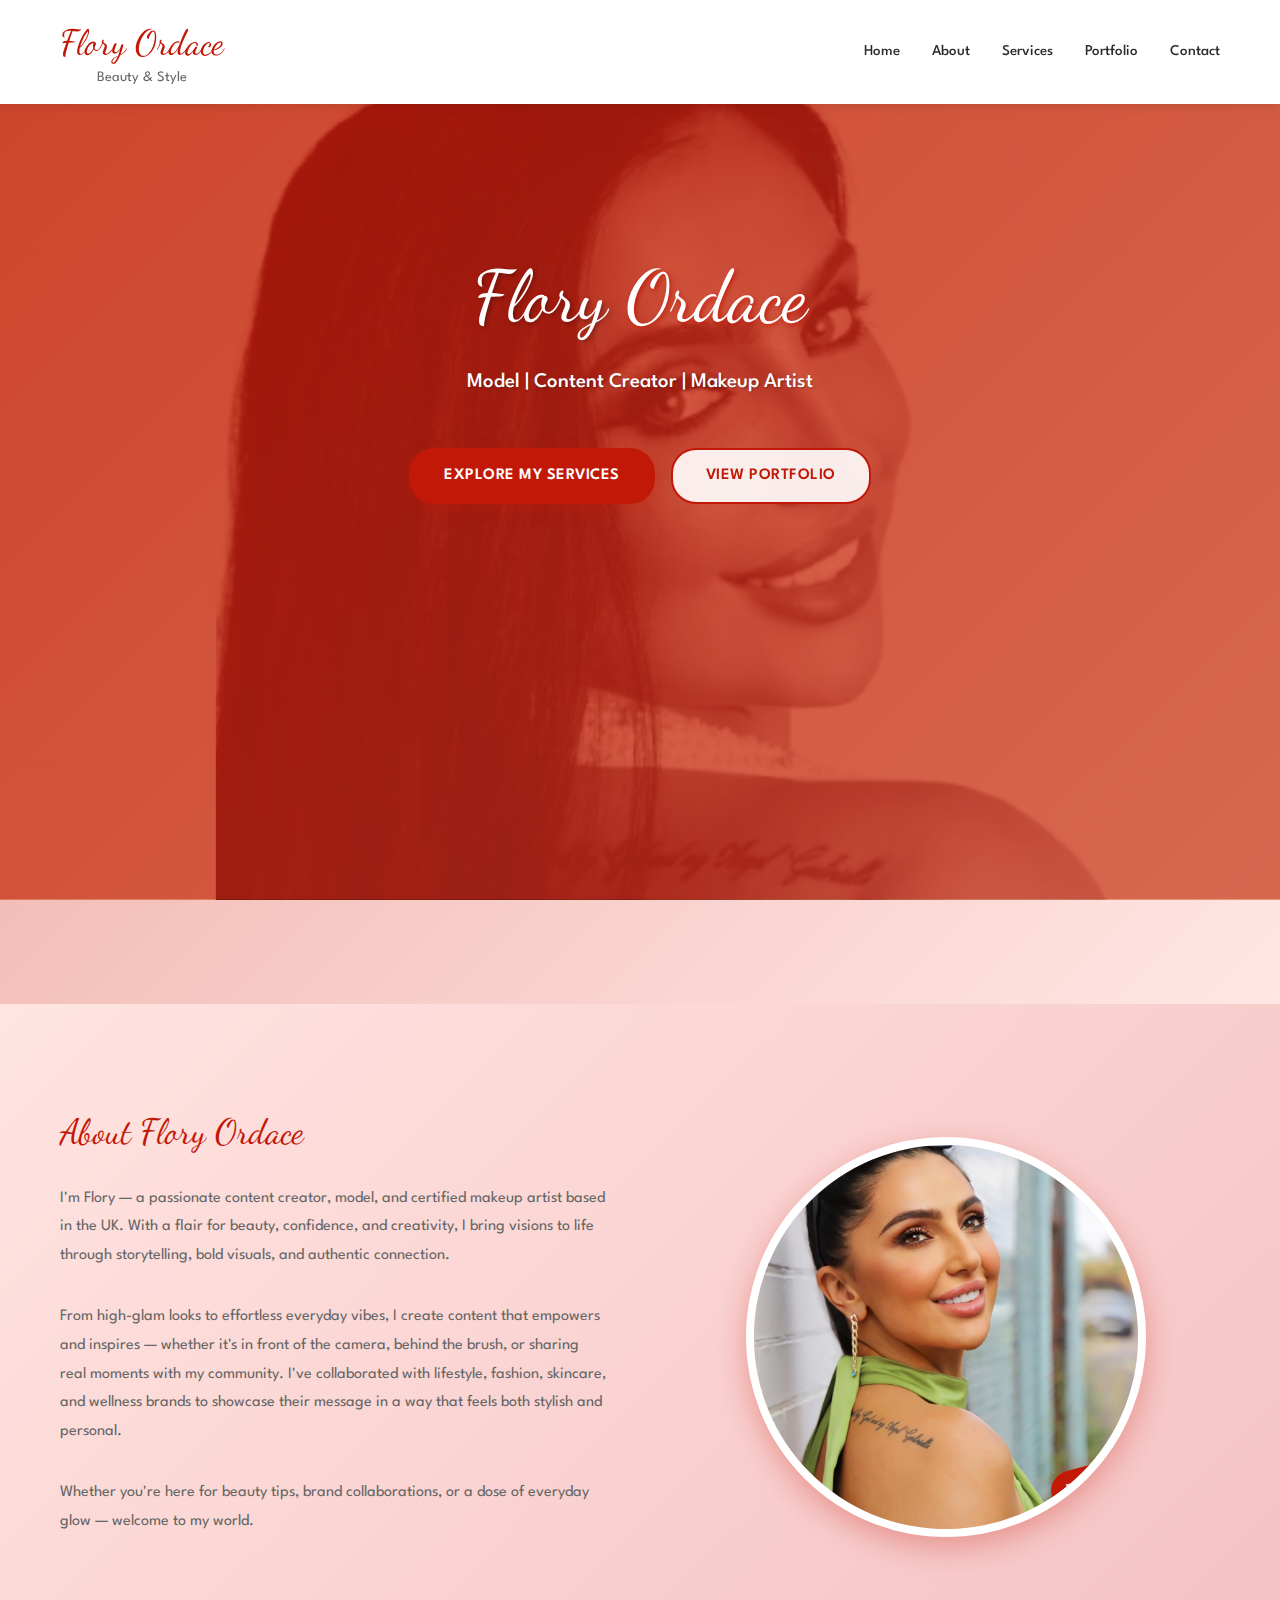
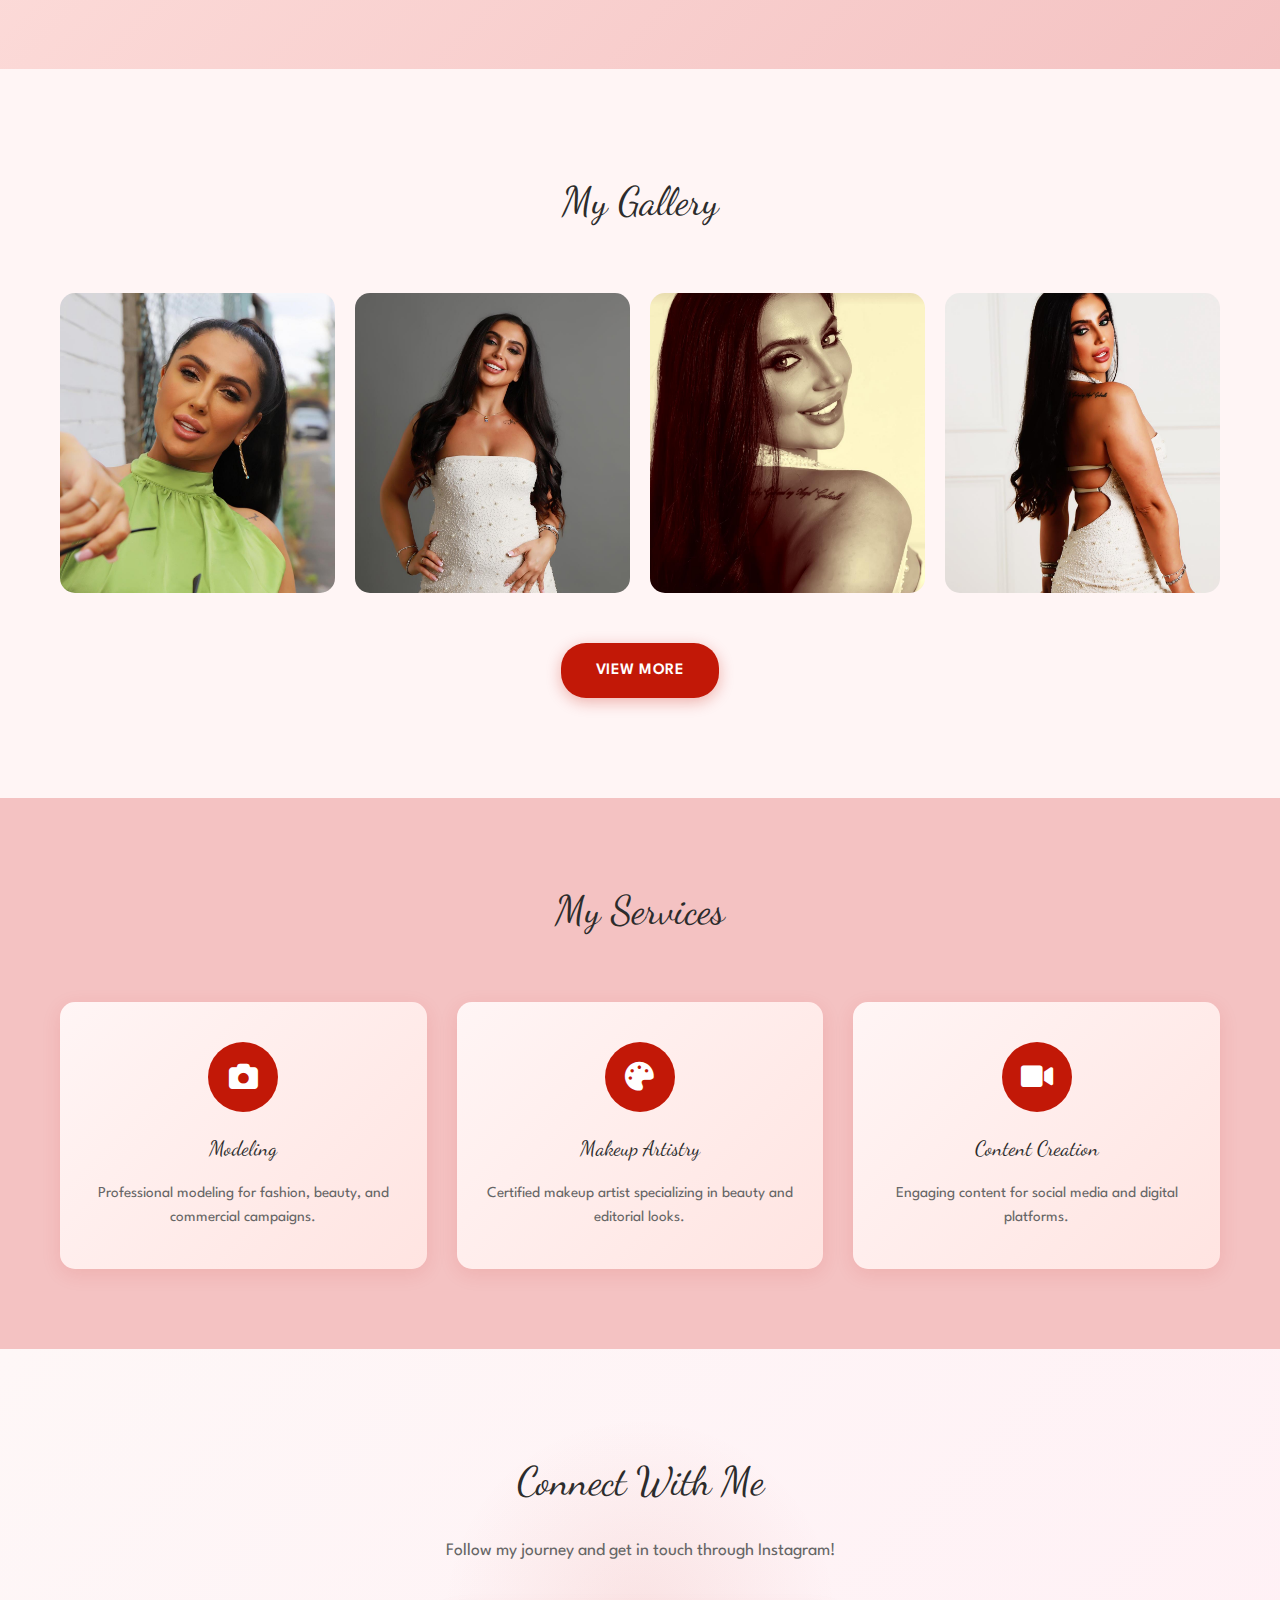
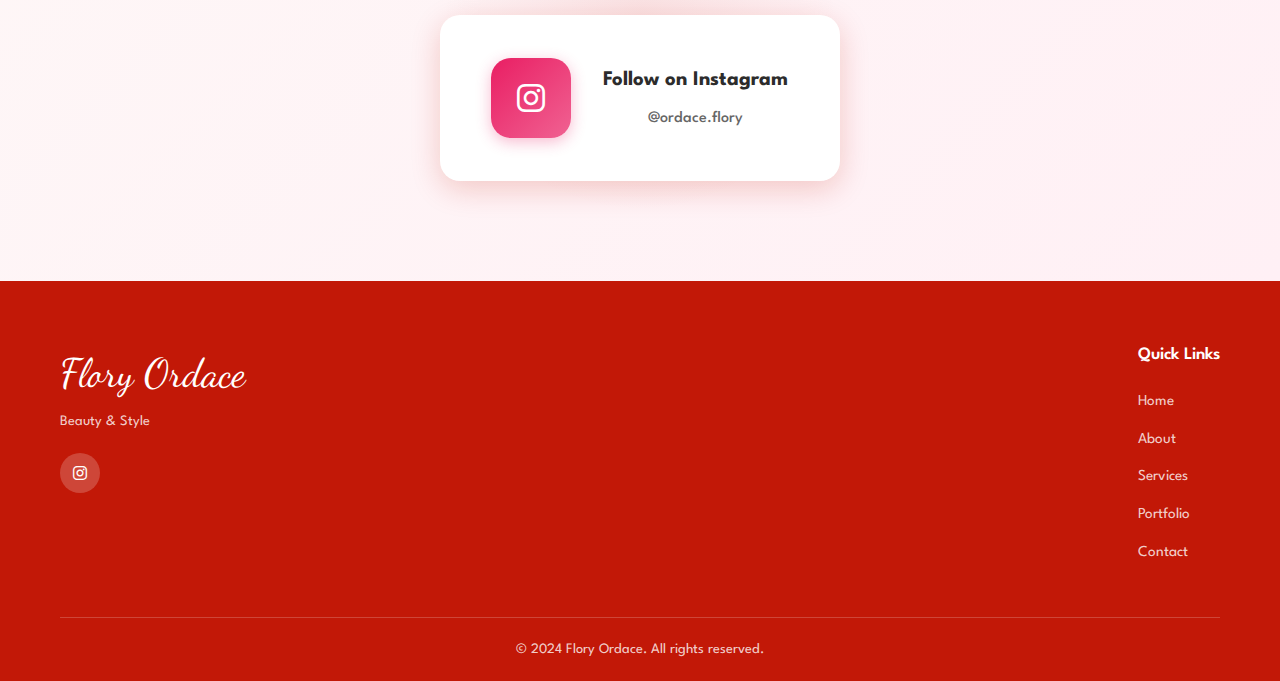
<file: index.html>
<!DOCTYPE html>
<html lang="en">
<head>
    <meta charset="UTF-8">
    <meta name="viewport" content="width=device-width, initial-scale=1.0">
    <title>Flory Ordace - Model | Content Creator | Makeup Artist</title>
    <link rel="stylesheet" href="styles.css">
    <link href="https://fonts.googleapis.com/css2?family=League+Spartan:wght@400&family=Dancing+Script:wght@400;500;600;700&display=swap" rel="stylesheet">
    <link rel="stylesheet" href="https://cdnjs.cloudflare.com/ajax/libs/font-awesome/6.0.0/css/all.min.css">
</head>
<body>

    <!-- Navigation -->
    <nav class="navbar">
        <div class="container">
            <div class="nav-content">
                <div class="logo">
                    <h1> Flory Ordace</h1>
                    <span>Beauty & Style</span>
                </div>
                <ul class="nav-menu">
                    <li><a href="#home">Home</a></li>
                    <li><a href="#about">About</a></li>
                    <li><a href="#services">Services</a></li>
                    <li><a href="portfolio.html">Portfolio</a></li>
                    <li><a href="#contact">Contact</a></li>
                </ul>
                <div class="hamburger">
                    <span></span>
                    <span></span>
                    <span></span>
                </div>
            </div>
        </div>
    </nav>

    <!-- Hero Section -->
    <section id="home" class="hero">
        <div class="container">
            <div class="hero-content">
                <div class="hero-text">
                    <h1>Flory <span class="highlight">Ordace</span></h1>
                    <p>Model | Content Creator | Makeup Artist</p>
                    <div class="hero-buttons">
                        <a href="#services" class="btn btn-primary">Explore my Services</a>
                        <a href="portfolio.html" class="btn btn-secondary">View Portfolio</a>
                    </div>
                </div>
               
            </div>
        </div>
    </section>

    <!-- About Section -->
    <section id="about" class="about">
        <div class="container">
            <div class="about-content">
                <div class="about-text">
                    <h2>About Flory Ordace</h2>
                    <p>I'm Flory — a passionate content creator, model, and certified makeup artist based in the UK. With a flair for beauty, confidence, and creativity, I bring visions to life through storytelling, bold visuals, and authentic connection.</p>
                    <p>From high-glam looks to effortless everyday vibes, I create content that empowers and inspires — whether it's in front of the camera, behind the brush, or sharing real moments with my community. I've collaborated with lifestyle, fashion, skincare, and wellness brands to showcase their message in a way that feels both stylish and personal.</p>
                    <p>Whether you're here for beauty tips, brand collaborations, or a dose of everyday glow — welcome to my world.</p>
                </div>
                <div class="about-image">
                    <div class="image-circle">
                        <img src="images/6.jpg" alt="About Us">
                        <div class="circle-text">Best!</div>
                    </div>
                </div>
            </div>
        </div>
    </section>



    <!-- Collections Section -->
    <section class="collections">
        <div class="container">
            <div class="section-header">
                <h2>My Gallery</h2>
            </div>
            <div class="collections-grid">
                <div class="collection-card" onclick="openModal('images/7.jpg')">
                    <div class="collection-image">
                        <img src="images/7.jpg" alt="New collection">
                    </div>
                </div>
                <div class="collection-card" onclick="openModal('images/8.jpg')">
                    <div class="collection-image">
                        <img src="images/8.jpg" alt="Best sellers">
                    </div>
                </div>
                <div class="collection-card" onclick="openModal('images/9.jpg')">
                    <div class="collection-image">
                        <img src="images/9.jpg" alt="Essentials">
                    </div>
                </div>
                <div class="collection-card" onclick="openModal('images/10.jpg')">
                    <div class="collection-image">
                        <img src="images/10.jpg" alt="Gifts">
                    </div>
                </div>
            </div>
            <div class="collections-cta">
                <a href="portfolio.html" class="btn btn-primary">View More</a>
            </div>
        </div>
    </section>

    <!-- Services Section -->
    <section id="services" class="services">
        <div class="container">
            <div class="section-header">
                <h2>My Services</h2>
            </div>
            <div class="services-grid">
                <div class="service-card">
                    <div class="service-icon">
                        <i class="fas fa-camera"></i>
                    </div>
                    <h3>Modeling</h3>
                    <p>Professional modeling for fashion, beauty, and commercial campaigns.</p>
                </div>
                <div class="service-card">
                    <div class="service-icon">
                        <i class="fas fa-palette"></i>
                    </div>
                    <h3>Makeup Artistry</h3>
                    <p>Certified makeup artist specializing in beauty and editorial looks.</p>
                </div>
                <div class="service-card">
                    <div class="service-icon">
                        <i class="fas fa-video"></i>
                    </div>
                    <h3>Content Creation</h3>
                    <p>Engaging content for social media and digital platforms.</p>
                </div>
            </div>
        </div>
    </section>



    <!-- Contact Section -->
    <section id="contact" class="contact">
        <div class="container">
            <div class="contact-content">
                <div class="contact-info">
                    <h3>Connect With Me</h3>
                    <p>Follow my journey and get in touch through Instagram!</p>
                    
                    <div class="social-cards">
                        <a href="https://www.instagram.com/ordace.flory?utm_source=ig_web_button_share_sheet&igsh=ZDNlZDc0MzIxNw==" class="social-card" target="_blank">
                            <div class="social-icon">
                                <i class="fab fa-instagram"></i>
                            </div>
                            <div class="social-info">
                                <h4>Follow on Instagram</h4>
                                <p>@ordace.flory</p>
                            </div>
                        </a>
                    </div>
                </div>
            </div>
        </div>
    </section>

    <!-- Image Modal -->
    <div id="imageModal" class="modal">
        <span class="close" onclick="closeModal()">&times;</span>
        <div class="modal-content" id="modalImage"></div>
    </div>

    <!-- Footer -->
    <footer class="footer">
        <div class="container">
            <div class="footer-content">
                <div class="footer-main">
                    <div class="footer-logo">
                        <h2>Flory Ordace</h2>
                        <p>Beauty & Style</p>
                    </div>
                    <div class="footer-social">
                        <a href="https://www.instagram.com/ordace.flory?utm_source=ig_web_button_share_sheet&igsh=ZDNlZDc0MzIxNw== " aria-label="Instagram"><i class="fab fa-instagram"></i></a>
                    </div>
                </div>
                <div class="footer-links">
                    <div class="footer-column">
                        <h4>Quick Links</h4>
                        <ul>
                            <li><a href="#home">Home</a></li>
                            <li><a href="#about">About</a></li>
                            <li><a href="#services">Services</a></li>
                            <li><a href="portfolio.html">Portfolio</a></li>
                            <li><a href="#contact">Contact</a></li>
                        </ul>
                    </div>
                </div>
            </div>
            <div class="footer-bottom">
                <p>&copy; 2024 Flory Ordace. All rights reserved.</p>
            </div>
        </div>
    </footer>

    <script src="script.js"></script>
</body>
</html>
</file>
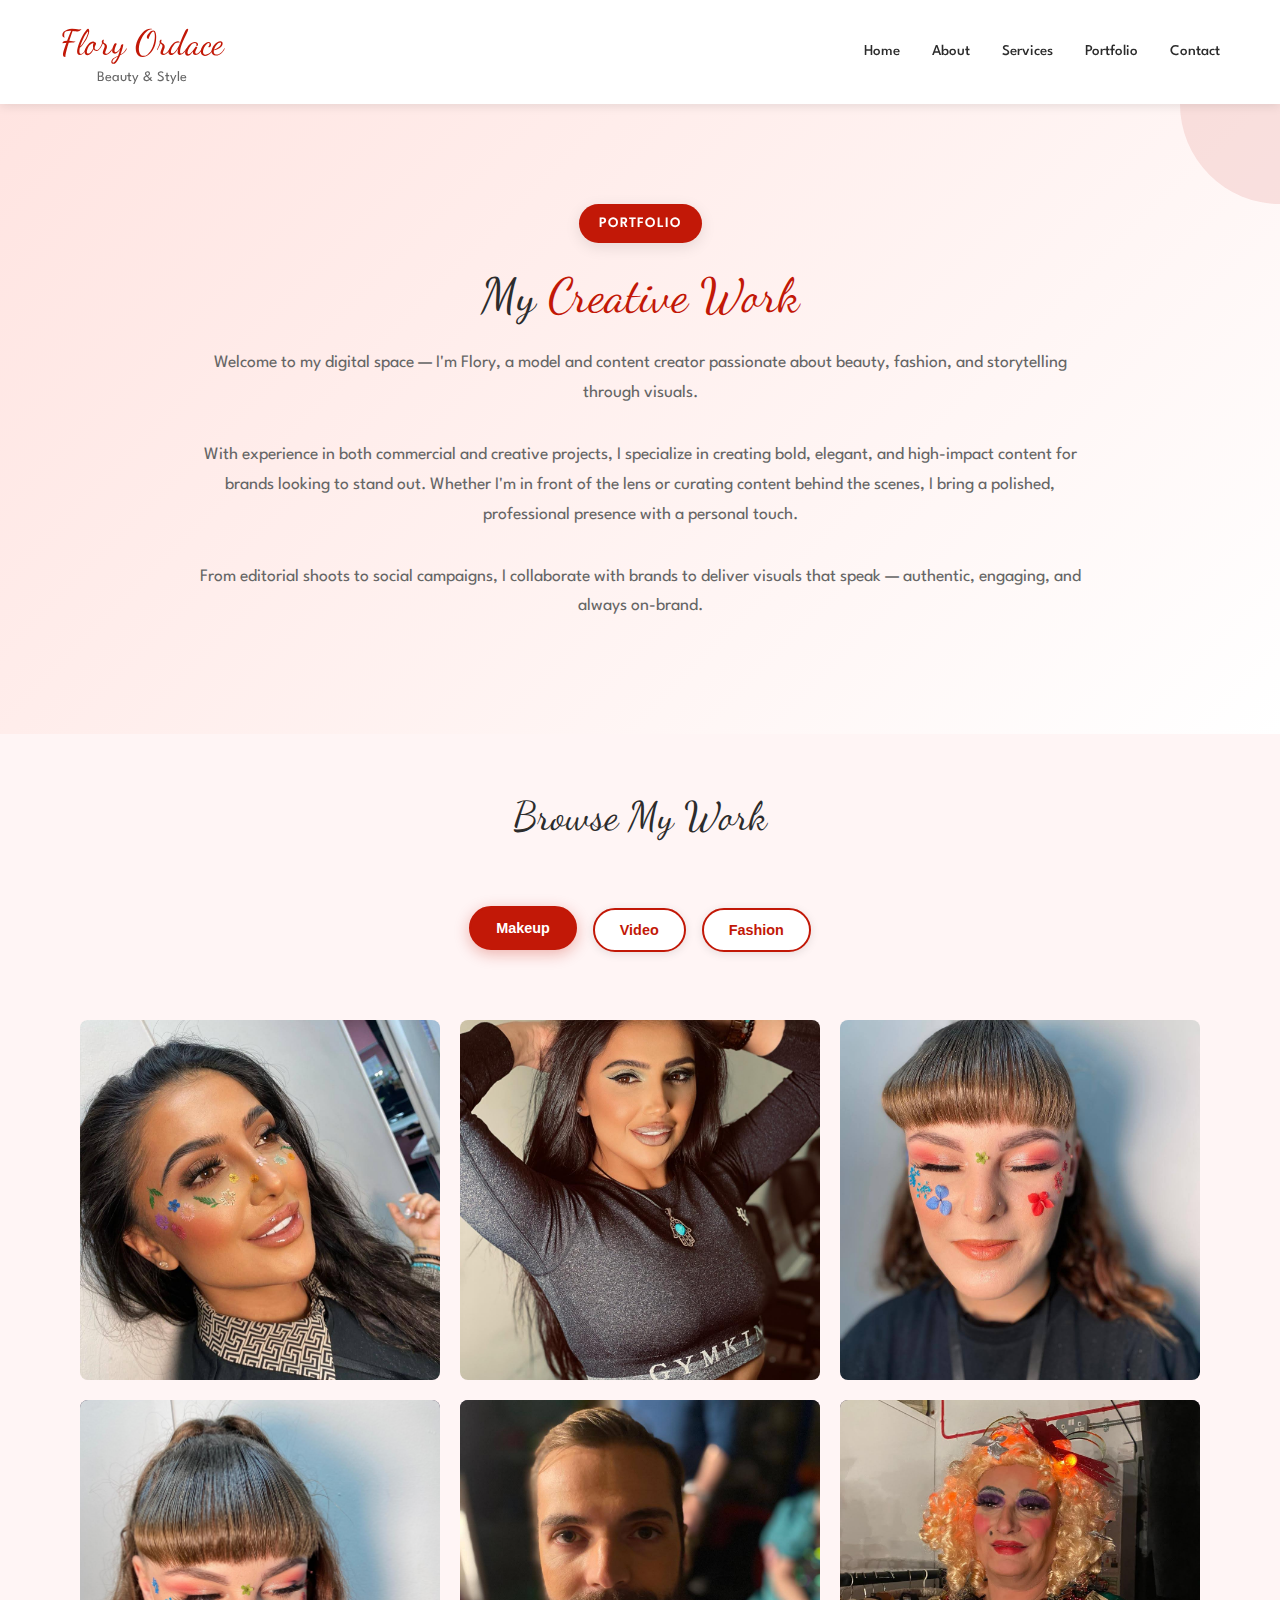
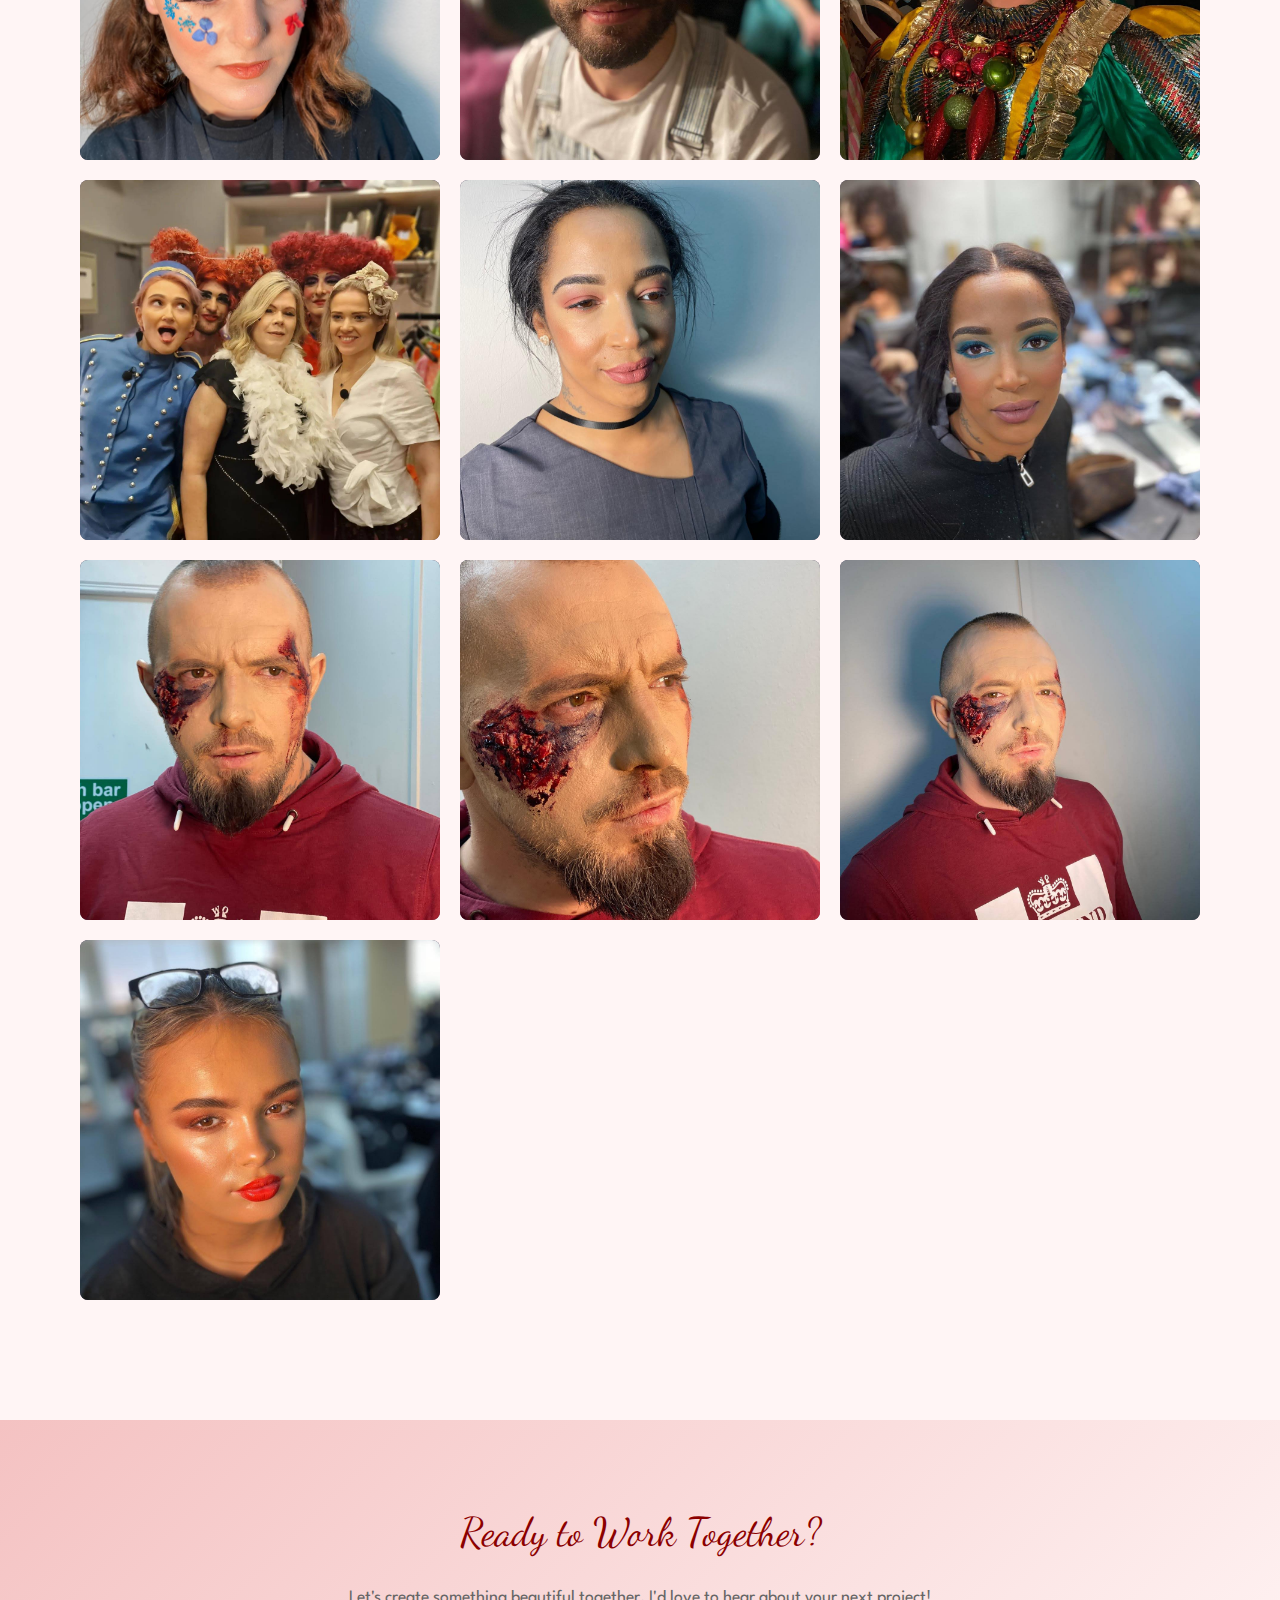
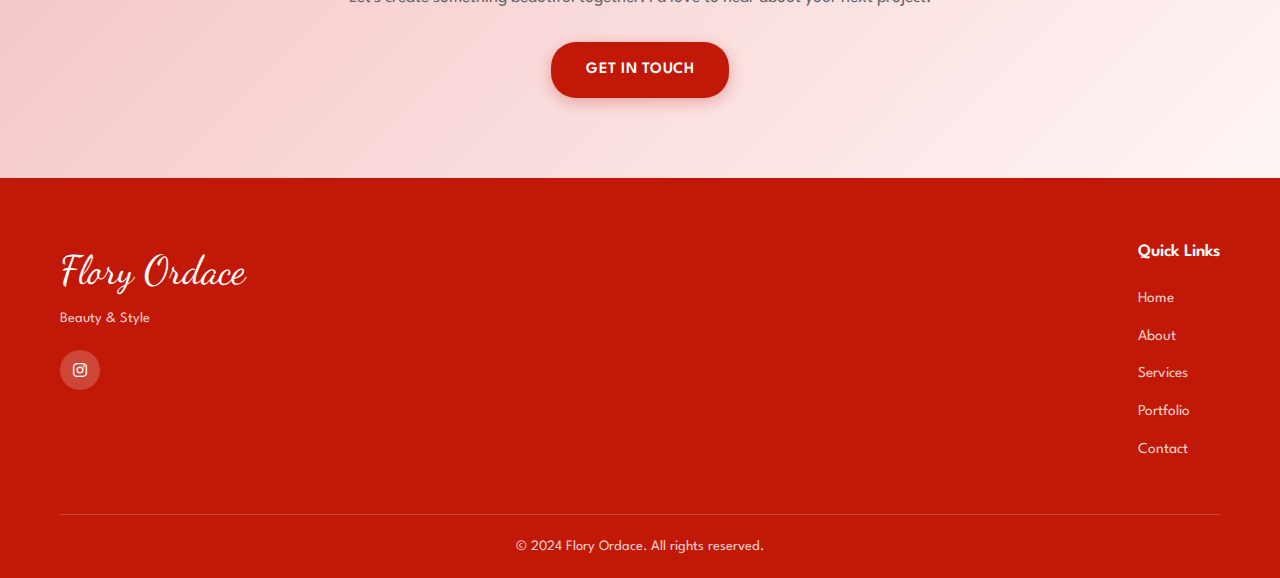
<file: portfolio.html>
<!DOCTYPE html>
<html lang="en">
<head>
    <meta charset="UTF-8">
    <meta name="viewport" content="width=device-width, initial-scale=1.0">
    <title>Portfolio - Flory Ordace</title>
    <link rel="stylesheet" href="styles.css">
    <link href="https://fonts.googleapis.com/css2?family=League+Spartan:wght@400&family=Dancing+Script:wght@400;500;600;700&display=swap" rel="stylesheet">
    <link rel="stylesheet" href="https://cdnjs.cloudflare.com/ajax/libs/font-awesome/6.0.0/css/all.min.css">
</head>
<body>
    <!-- Navigation -->
    <nav class="navbar">
        <div class="container">
            <div class="nav-content">
                <div class="logo">
                    <h1><a href="index.html" style="text-decoration: none; color: inherit;">Flory Ordace</a></h1>
                    <span>Beauty & Style</span>
                </div>
                <ul class="nav-menu">
                    <li><a href="index.html">Home</a></li>
                    <li><a href="index.html#about">About</a></li>
                    <li><a href="index.html#services">Services</a></li>
                    <li><a href="portfolio.html" class="active">Portfolio</a></li>
                    <li><a href="index.html#contact">Contact</a></li>
                </ul>
                <div class="hamburger">
                    <span></span>
                    <span></span>
                    <span></span>
                </div>
            </div>
        </div>
    </nav>

    <!-- Portfolio Hero Section -->
    <section class="portfolio-hero">
        <div class="container">
            <div class="portfolio-hero-content">
                <div class="hero-badge">Portfolio</div>
                <h1>My <span class="highlight">Creative Work</span></h1>
                <p>Welcome to my digital space — I'm Flory, a model and content creator passionate about beauty, fashion, and storytelling through visuals.</p>
                <p>With experience in both commercial and creative projects, I specialize in creating bold, elegant, and high-impact content for brands looking to stand out. Whether I'm in front of the lens or curating content behind the scenes, I bring a polished, professional presence with a personal touch.</p>
                <p>From editorial shoots to social campaigns, I collaborate with brands to deliver visuals that speak — authentic, engaging, and always on-brand.</p>
            </div>
        </div>
    </section>

    <!-- Portfolio Section -->
    <section class="portfolio portfolio-page">
        <div class="container">
            <div class="section-header">
                <h2>Browse My Work</h2>
            </div>
            
            <!-- Portfolio Tabs -->
            <div class="portfolio-tabs">
                <button class="tab-btn active" data-tab="makeup">Makeup</button>
                <button class="tab-btn" data-tab="video">Video</button>
                <button class="tab-btn" data-tab="fashion">Fashion</button>
            </div>
            
            <!-- Makeup Tab Content -->
            <div class="tab-content active" id="makeup">
                <div class="masonry-grid">
                    <div class="portfolio-item" onclick="openModal('images/M0.jpg')" data-size="large">
                        <img src="images/M0.jpg" alt="Portrait - Professional makeup look">
                    </div>
                    <div class="portfolio-item" onclick="openModal('images/M1.jpg')" data-size="medium">
                        <img src="images/M1.jpg" alt="Portrait - Beauty makeup artistry">
                    </div>
                    <div class="portfolio-item" onclick="openModal('images/M2.jpg')" data-size="small">
                        <img src="images/M2.jpg" alt="Portrait - Creative makeup design">
                    </div>
                    <div class="portfolio-item" onclick="openModal('images/M3.jpg')" data-size="xlarge">
                        <img src="images/M3.jpg" alt="Portrait - Glamour makeup shot">
                    </div>
                    <div class="portfolio-item" onclick="openModal('images/M4.jpg')" data-size="large">
                        <img src="images/M4.jpg" alt="Portrait - Artistic makeup styling">
                    </div>
                    <div class="portfolio-item" onclick="openModal('images/M5.jpg')" data-size="small">
                        <img src="images/M5.jpg" alt="Portrait - Professional beauty work">
                    </div>
                    <div class="portfolio-item" onclick="openModal('images/M6.jpg')" data-size="medium">
                        <img src="images/M6.jpg" alt="Portrait - Editorial makeup look">
                    </div>
                    <div class="portfolio-item" onclick="openModal('images/M7.jpg')" data-size="large">
                        <img src="images/M7.jpg" alt="Portrait - Creative beauty photography">
                    </div>
                    <div class="portfolio-item" onclick="openModal('images/M8.jpg')" data-size="xlarge">
                        <img src="images/M8.jpg" alt="Portrait - High fashion makeup">
                    </div>
                    <div class="portfolio-item" onclick="openModal('images/M9.jpg')" data-size="medium">
                        <img src="images/M9.jpg" alt="Portrait - Natural makeup styling">
                    </div>
                    <div class="portfolio-item" onclick="openModal('images/M10.jpg')" data-size="small">
                        <img src="images/M10.jpg" alt="Portrait - Dramatic makeup artistry">
                    </div>
                    <div class="portfolio-item" onclick="openModal('images/M11.jpg')" data-size="large">
                        <img src="images/M11.jpg" alt="Portrait - Beauty portrait work">
                    </div>
                    <div class="portfolio-item" onclick="openModal('images/M12.jpg')" data-size="medium">
                        <img src="images/M12.jpg" alt="Portrait - Professional makeup design">
                    </div>
                </div>
            </div>
            
            <!-- Video Tab Content -->
            <div class="tab-content" id="video">
                <div class="masonry-grid">
                    <div class="portfolio-item video-item" data-size="xlarge">
                        <video src="images/VIDEO.mp4" muted loop onclick="playVideo(this, event)"></video>
                        <div class="video-overlay" onclick="openModal('images/VIDEO.mp4')">
                            <i class="fas fa-play"></i>
                        </div>
                    </div>
                </div>
            </div>
            
            <!-- Fashion Tab Content -->
            <div class="tab-content" id="fashion">
                <div class="masonry-grid">
                    <div class="portfolio-item" onclick="openModal('images/1.jpg')" data-size="xlarge">
                        <img src="images/1.jpg" alt="Portrait - Fashion modeling shot">
                    </div>
                    <div class="portfolio-item" onclick="openModal('images/2.jpg')" data-size="medium">
                        <img src="images/2.jpg" alt="Portrait - Street style photography">
                    </div>
                    <div class="portfolio-item" onclick="openModal('images/4.jpg')" data-size="small">
                        <img src="images/4.jpg" alt="Portrait - Professional headshot">
                    </div>
                    <div class="portfolio-item" onclick="openModal('images/6.jpg')" data-size="large">
                        <img src="images/6.jpg" alt="Portrait - Editorial style shoot">
                    </div>
                    <div class="portfolio-item" onclick="openModal('images/7.jpg')" data-size="xlarge">
                        <img src="images/7.jpg" alt="Landscape - Fashion lifestyle shot">
                    </div>
                    <div class="portfolio-item" onclick="openModal('images/9.jpg')" data-size="medium">
                        <img src="images/9.jpg" alt="Portrait - Natural beauty look">
                    </div>
                    <div class="portfolio-item" onclick="openModal('images/10.jpg')" data-size="large">
                        <img src="images/10.jpg" alt="Portrait - Studio photography">
                    </div>
                    <div class="portfolio-item" onclick="openModal('images/11.jpg')" data-size="small">
                        <img src="images/11.jpg" alt="Portrait - Artistic composition">
                    </div>
                    <div class="portfolio-item" onclick="openModal('images/12.jpg')" data-size="medium">
                        <img src="images/12.jpg" alt="Portrait - Fashion editorial">
                    </div>
                    <div class="portfolio-item" onclick="openModal('images/13.jpg')" data-size="large">
                        <img src="images/13.jpg" alt="Portrait - Dramatic lighting portrait">
                    </div>
                    <div class="portfolio-item" onclick="openModal('images/15.jpg')" data-size="small">
                        <img src="images/15.jpg" alt="Portrait - Contemporary fashion">
                    </div>
                    <div class="portfolio-item" onclick="openModal('images/16.jpg')" data-size="medium">
                        <img src="images/16.jpg" alt="Landscape - Outdoor lifestyle shoot">
                    </div>
                    <div class="portfolio-item" onclick="openModal('images/19.jpg')" data-size="medium">
                        <img src="images/19.jpg" alt="Landscape - Fashion campaign shot">
                    </div>
                    <div class="portfolio-item" onclick="openModal('images/20.jpg')" data-size="large">
                        <img src="images/20.jpg" alt="Portrait - Creative styling">
                    </div>
                    <div class="portfolio-item" onclick="openModal('images/22.jpg')" data-size="small">
                        <img src="images/22.jpg" alt="Landscape - Editorial spread">
                    </div>
                    <div class="portfolio-item" onclick="openModal('images/24.jpg')" data-size="large">
                        <img src="images/24.jpg" alt="Portrait - High fashion editorial">
                    </div>
                </div>
            </div>
        </div>
    </section>

    <!-- Image Modal -->
    <div id="imageModal" class="modal">
        <span class="close" onclick="closeModal()">&times;</span>
        <div class="modal-content" id="modalImage"></div>
    </div>

    <!-- Call to Action -->
    <section class="portfolio-cta">
        <div class="container">
            <div class="cta-content">
                <h2>Ready to Work Together?</h2>
                <p>Let's create something beautiful together. I'd love to hear about your next project!</p>
                <a href="index.html#contact" class="btn btn-primary">Get In Touch</a>
            </div>
        </div>
    </section>

    <!-- Footer -->
    <footer class="footer">
        <div class="container">
            <div class="footer-content">
                <div class="footer-main">
                    <div class="footer-logo">
                        <h2>Flory Ordace</h2>
                        <p>Beauty & Style</p>
                    </div>
                    <div class="footer-social">
                        <a href="https://www.instagram.com/ordace.flory?utm_source=ig_web_button_share_sheet&igsh=ZDNlZDc0MzIxNw== " aria-label="Instagram"><i class="fab fa-instagram"></i></a>
                    </div>
                </div>
                <div class="footer-links">
                    <div class="footer-column">
                        <h4>Quick Links</h4>
                        <ul>
                            <li><a href="index.html">Home</a></li>
                            <li><a href="index.html#about">About</a></li>
                            <li><a href="index.html#services">Services</a></li>
                            <li><a href="portfolio.html">Portfolio</a></li>
                            <li><a href="index.html#contact">Contact</a></li>
                        </ul>
                    </div>
                </div>
            </div>
            <div class="footer-bottom">
                <p>&copy; 2024 Flory Ordace. All rights reserved.</p>
            </div>
        </div>
    </footer>


    <script src="script.js"></script>
</body>
</html>
</file>
<file: styles.css>
/* Reset and Base Styles */
* {
    margin: 0;
    padding: 0;
    box-sizing: border-box;
}

body {
    font-family: 'League Spartan', sans-serif;
    line-height: 1.6;
    color: var(--text-dark);
    background-color: var(--light-pink);
    overflow-x: hidden;
}

.container {
    max-width: 1200px;
    margin: 0 auto;
    padding: 0 20px;
}

/* Color Variables */
:root {
    --primary-pink: #C21807;
    --secondary-pink: #F4C2C2;
    --accent-pink: #8B0000;
    --light-pink: #FFE4E1;
    --dark-pink: #8B0000;
    --rose-gold: #E8B4B8;
    --cream: #FFF5F5;
    --dark-text: #2c2c2c;
    --light-text: #666;
    --white: #ffffff;
    --light-gray: #f8f9fa;
    --dark-gray: #333333;
    --text-dark: #2c2c2c;
    --text-light: #666666;
    --gradient-primary: linear-gradient(135deg, #C21807 0%, #F4C2C2 100%);
    --gradient-secondary: linear-gradient(135deg, #FFE4E1 0%, #ffffff 100%);
    --shadow-light: 0 4px 20px rgba(194, 24, 7, 0.1);
    --shadow-medium: 0 8px 30px rgba(194, 24, 7, 0.15);
    --shadow-heavy: 0 15px 40px rgba(194, 24, 7, 0.2);
    --grid-columns: 2;
    --grid-row-height: 150px;
    --grid-gap: 0;
}


/* Typography */
h1, h2, h3 {
    font-family: 'Dancing Script', cursive;
    font-weight: 400;
}

h1 {
    font-size: 3.5rem;
    color: var(--dark-text);
}

h2 {
    font-size: 2.5rem;
    color: var(--dark-text);
}

h3 {
    font-size: 1.8rem;
    color: var(--dark-text);
}

/* Top Bar */
.top-bar {
    background: var(--primary-pink);
    color: white;
    padding: 8px 0;
    font-size: 14px;
}

.top-bar .container {
    display: flex;
    justify-content: space-between;
    align-items: center;
}

.social-links a {
    color: white;
    margin-right: 15px;
    text-decoration: none;
    transition: opacity 0.3s ease;
}

.social-links a:hover {
    opacity: 0.8;
}

.top-info span {
    margin-left: 20px;
}

.top-info i {
    margin-right: 5px;
}

/* Navigation */
.navbar {
    background: white;
    padding: 15px 0;
    box-shadow: 0 2px 10px rgba(0,0,0,0.1);
    position: sticky;
    top: 0;
    z-index: 1000;
}

.nav-content {
    display: flex;
    justify-content: space-between;
    align-items: center;
}

.logo h1 {
    font-family: 'Dancing Script', cursive;
    font-size: 2.2rem;
    color: var(--primary-pink);
    margin: 0;
    font-weight: 400;
}

.logo span {
    font-size: 0.9rem;
    color: var(--text-light);
    display: block;
    margin-top: -5px;
    text-align: center;
}

.nav-menu {
    display: flex;
    list-style: none;
    gap: 2rem;
    margin: 0;
}

.nav-menu a {
    text-decoration: none;
    color: var(--text-dark);
    font-weight: 500;
    transition: color 0.3s ease;
    font-size: 15px;
}

.nav-menu a:hover {
    color: var(--primary-pink);
}

.nav-actions {
    display: flex;
    align-items: center;
    gap: 20px;
}


.hamburger {
    display: none;
    flex-direction: column;
    cursor: pointer;
}

.hamburger span {
    width: 25px;
    height: 3px;
    background: var(--accent-pink);
    margin: 3px 0;
    transition: 0.3s;
}

.hamburger.active span:nth-child(1) {
    transform: rotate(-45deg) translate(-5px, 6px);
}

.hamburger.active span:nth-child(2) {
    opacity: 0;
}

.hamburger.active span:nth-child(3) {
    transform: rotate(45deg) translate(-5px, -6px);
}

/* Hero Section */
.hero {
    background: linear-gradient(rgba(194, 24, 7, 0.7), rgba(194, 24, 7, 0.7)), url('images/26.png');
    background-size: cover;
    background-position: 60% center;
    background-attachment: fixed;
    padding: 0;
    position: relative;
    overflow: hidden;
    min-height: 100vh;
    display: flex;
    align-items: flex-start;
    padding-top: 150px;
}

.hero::before {
    content: '';
    position: absolute;
    top: 0;
    left: 0;
    right: 0;
    bottom: 0;
    background: linear-gradient(135deg, rgba(194, 24, 7, 0.3) 0%, rgba(255, 255, 255, 0.1) 100%);
    z-index: 1;
}

@keyframes float {
    0% { transform: translateY(0px); }
    100% { transform: translateY(-100px); }
}

.hero-content {
    
    flex-direction: column;
    align-items: center;
    text-align: center;
    position: relative;
    z-index: 2;
    max-width: 800px;
    margin: 0;
}

.hero-badge {
    display: inline-block;
    background: rgba(255, 255, 255, 0.9);
    color: var(--primary-pink);
    padding: 10px 25px;
    border-radius: 30px;
    font-size: 0.9rem;
    font-weight: 700;
    margin-bottom: 2rem;
    text-transform: uppercase;
    letter-spacing: 1px;
    box-shadow: 0 4px 15px rgba(0, 0, 0, 0.1);
    backdrop-filter: blur(10px);
}

.hero h1 {
    font-family: 'Dancing Script', cursive;
    font-size: 4.5rem;
    font-weight: 400;
    color: white;
    margin-bottom: 1.5rem;
    line-height: 1.2;
    text-shadow: 2px 2px 4px rgba(0, 0, 0, 0.3);
}

.hero .highlight {
    color: #fff;
    text-shadow: 2px 2px 4px rgba(194, 24, 7, 0.8);
}

.hero p {
    font-size: 1.3rem;
    color: white;
    margin-bottom: 3rem;
    line-height: 1.7;
    text-shadow: 1px 1px 2px rgba(0, 0, 0, 0.3);
    font-weight: 500;
}

.hero-buttons {
    display: flex;
    gap: 1rem;
    flex-wrap: wrap;
}

.btn {
    display: inline-block;
    padding: 15px 35px;
    border-radius: 25px;
    text-decoration: none;
    font-weight: 600;
    transition: all 0.3s ease;
    border: none;
    cursor: pointer;
    font-size: 1rem;
    text-transform: uppercase;
    letter-spacing: 0.5px;
    text-align: center;
}

.btn-primary {
    background: var(--primary-pink);
    color: white;
    box-shadow: 0 4px 15px rgba(194, 24, 7, 0.3);
}

.btn-primary:hover {
    background: var(--dark-pink);
    transform: translateY(-2px);
    box-shadow: 0 6px 20px rgba(194, 24, 7, 0.4);
}

.btn-secondary {
    background: rgba(255, 255, 255, 0.9);
    color: var(--primary-pink);
    border: 2px solid var(--primary-pink);
    backdrop-filter: blur(10px);
    box-sizing: border-box;
    padding: 13px 33px;
}

.btn-secondary:hover {
    background: var(--primary-pink);
    color: white;
    transform: translateY(-2px);
    box-shadow: 0 6px 20px rgba(194, 24, 7, 0.4);
}

/* Featured Products */
.featured-products {
    padding: 80px 0;
    background: white;
}

.products-grid {
    display: grid;
    grid-template-columns: repeat(auto-fit, minmax(250px, 1fr));
    gap: 30px;
}

.product-card {
    background: white;
    border-radius: 15px;
    overflow: hidden;
    box-shadow: 0 5px 20px rgba(0,0,0,0.1);
    transition: transform 0.3s ease;
}

.product-card:hover {
    transform: translateY(-5px);
}

.product-image {
    position: relative;
    overflow: hidden;
}

.product-image img {
    width: 100%;
    height: 250px;
    object-fit: cover;
    transition: transform 0.3s ease;
}

.product-card:hover .product-image img {
    transform: scale(1.05);
}

.product-overlay {
    position: absolute;
    top: 0;
    left: 0;
    right: 0;
    bottom: 0;
    background: rgba(194, 24, 7, 0.8);
    display: flex;
    align-items: center;
    justify-content: center;
    opacity: 0;
    transition: opacity 0.3s ease;
}

.product-card:hover .product-overlay {
    opacity: 1;
}

.quick-view {
    background: white;
    color: var(--primary-pink);
    border: none;
    padding: 12px 25px;
    border-radius: 25px;
    font-weight: 600;
    cursor: pointer;
    transition: all 0.3s ease;
}

.quick-view:hover {
    background: var(--primary-pink);
    color: white;
}

.product-info {
    padding: 20px;
    text-align: center;
}

.product-info h3 {
    font-size: 1.1rem;
    color: var(--text-dark);
    margin-bottom: 10px;
    font-weight: 500;
}

.price {
    font-size: 1.2rem;
    color: var(--primary-pink);
    font-weight: 600;
    margin: 0;
}

.hero-image {
    position: relative;
    display: flex;
    justify-content: center;
}

.hero-product {
    position: relative;
    background: white;
    border-radius: 20px;
    padding: 20px;
    box-shadow: var(--shadow-medium);
    max-width: 350px;
}

.flower-shape {
    border-radius: 50% 10% 50% 10%;
    animation: flowerFloat 4s ease-in-out infinite;
    transform-origin: center;
}

.flower-shape:hover {
    border-radius: 10% 50% 10% 50%;
    transform: rotate(45deg) scale(1.1);
    box-shadow: 0 20px 50px rgba(194, 24, 7, 0.6);
    animation-play-state: paused;
}

.flower-shape img {
    transition: all 0.5s ease;
}

.flower-shape:hover img {
    transform: rotate(-45deg) scale(1.05);
    filter: brightness(1.1) saturate(1.2);
}

@keyframes flowerFloat {
    0%, 100% {
        transform: translateY(0px) rotate(0deg);
        border-radius: 50% 10% 50% 10%;
    }
    25% {
        transform: translateY(-10px) rotate(5deg);
        border-radius: 40% 20% 40% 20%;
    }
    50% {
        transform: translateY(-15px) rotate(0deg);
        border-radius: 30% 30% 30% 30%;
    }
    75% {
        transform: translateY(-10px) rotate(-5deg);
        border-radius: 20% 40% 20% 40%;
    }
}

.hero-product img {
    width: 100%;
    height: 250px;
    object-fit: cover;
    border-radius: 15px;
}

.product-badge {
    position: absolute;
    top: 30px;
    right: 30px;
    background: var(--accent-pink);
    color: white;
    padding: 5px 12px;
    border-radius: 15px;
    font-size: 0.8rem;
    font-weight: 600;
}

.sparkles {
    position: absolute;
    top: 0;
    left: 0;
    right: 0;
    bottom: 0;
    pointer-events: none;
}

.sparkles i {
    position: absolute;
    color: var(--primary-pink);
    font-size: 1.5rem;
    animation: sparkle 2s infinite;
}

.sparkles i:nth-child(1) {
    top: 20%;
    left: 10%;
    animation-delay: 0s;
}

.sparkles i:nth-child(2) {
    top: 60%;
    right: 15%;
    animation-delay: 0.7s;
}

.sparkles i:nth-child(3) {
    bottom: 20%;
    left: 20%;
    animation-delay: 1.4s;
}

@keyframes sparkle {
    0%, 100% { opacity: 0; transform: scale(0.5); }
    50% { opacity: 1; transform: scale(1); }
}

/* Section Headers */
.section-header {
    text-align: center;
    margin-bottom: 4rem;
}

.section-header h2 {
    margin-bottom: 1rem;
}

.divider {
    font-size: 2rem;
    color: var(--primary-pink);
}

/* About Section */
.about {
    padding: 100px 0;
    background: linear-gradient(135deg, #FFE4E1 0%, #F4C2C2 100%);
}

.section-header {
    text-align: center;
    margin-bottom: 60px;
}

.section-header h2 {
    font-family: 'Dancing Script', cursive;
    font-size: 2.5rem;
    color: var(--text-dark);
    margin-bottom: 20px;
    font-weight: 400;
}

.about-content {
    display: grid;
    grid-template-columns: 1fr 1fr;
    gap: 4rem;
    align-items: center;
}

.about-text h2 {
    font-family: 'Dancing Script', cursive;
    font-size: 2.2rem;
    color: var(--primary-pink);
    margin-bottom: 1.5rem;
    font-weight: 400;
}

.about-text p {
    font-size: 1rem;
    color: var(--text-light);
    line-height: 1.8;
    margin-bottom: 2rem;
}

.about-image {
    display: flex;
    justify-content: center;
}

.image-circle {
    position: relative;
    width: 400px;
    height: 400px;
    border-radius: 50%;
    overflow: hidden;
    border: 8px solid white;
    box-shadow: 0 10px 30px rgba(194, 24, 7, 0.3);
}

.image-circle img {
    width: 100%;
    height: 100%;
    object-fit: cover;
}

.circle-text {
    position: absolute;
    bottom: 20px;
    right: 20px;
    background: var(--primary-pink);
    color: white;
    padding: 8px 16px;
    border-radius: 20px;
    font-weight: 600;
    font-size: 1rem;
    transform: rotate(-15deg);
    box-shadow: 0 4px 15px rgba(194, 24, 7, 0.4);
}

/* Portfolio Section */
.portfolio {
    padding: 100px 0;
    background: var(--cream);
}

.portfolio-page {
    padding: 50px 0 100px;
}

.portfolio-hero {
    background: var(--gradient-secondary);
    padding: 100px 0 80px;
    text-align: center;
    position: relative;
    overflow: hidden;
}

.portfolio-hero::before {
    content: '';
    position: absolute;
    top: 0;
    right: 0;
    width: 200px;
    height: 200px;
    background: var(--primary-pink);
    border-radius: 50%;
    opacity: 0.1;
    transform: translate(50%, -50%);
}

.portfolio-hero-content {
    position: relative;
    z-index: 2;
    max-width: 1000px;
    margin: 0 auto;
}

.portfolio-hero .hero-badge {
    display: inline-block;
    background: var(--primary-pink);
    color: white;
    padding: 8px 20px;
    border-radius: 25px;
    font-size: 0.9rem;
    font-weight: 600;
    margin-bottom: 1.5rem;
    text-transform: uppercase;
    letter-spacing: 1px;
}

.portfolio-hero h1 {
    font-family: 'Dancing Script', cursive;
    font-size: 3rem;
    color: var(--text-dark);
    margin-bottom: 1.5rem;
    font-weight: 400;
    line-height: 1.2;
}

.portfolio-hero .highlight {
    color: var(--primary-pink);
}

.portfolio-hero p {
    font-size: 1.1rem;
    color: var(--text-light);
    margin-bottom: 2rem;
    max-width: 900px;
    margin-left: auto;
    margin-right: auto;
    line-height: 1.7;
}

.portfolio-cta {
    background: linear-gradient(135deg, var(--secondary-pink) 0%, var(--cream) 100%);
    padding: 80px 0;
    text-align: center;
}

.cta-content h2 {
    font-family: 'Dancing Script', cursive;
    font-size: 2.5rem;
    color: var(--accent-pink);
    margin-bottom: 20px;
}

.cta-content p {
    font-size: 1.1rem;
    color: var(--light-text);
    margin-bottom: 30px;
    max-width: 600px;
    margin-left: auto;
    margin-right: auto;
}

.portfolio-tabs {
    display: flex;
    justify-content: center;
    gap: 1rem;
    margin-bottom: 3rem;
    flex-wrap: wrap;
}

.tab-btn {
    background: white;
    border: 2px solid var(--primary-pink);
    color: var(--primary-pink);
    padding: 12px 25px;
    border-radius: 25px;
    cursor: pointer;
    transition: all 0.3s ease;
    font-weight: 600;
    font-size: 0.9rem;
    box-shadow: 0 2px 10px rgba(0,0,0,0.1);
}

.tab-btn:hover,
.tab-btn.active {
    background: var(--primary-pink);
    color: white;
    border-color: var(--primary-pink);
    transform: translateY(-2px);
    box-shadow: 0 4px 15px rgba(194, 24, 7, 0.3);
}

.portfolio-grid {
    position: relative;
}

.tab-content {
    display: none;
}

.tab-content.active {
    display: block;
}

/* Portfolio Grid */
.masonry-grid {
    display: grid;
    grid-template-columns: repeat(auto-fit, minmax(300px, 1fr));
    gap: 20px;
    margin-top: 2rem;
    padding: 20px;
}

.portfolio-item {
    border-radius: 8px;
    overflow: hidden;
    background: #4a3c5a;
    transition: all 0.3s ease;
    cursor: pointer;
    position: relative;
    aspect-ratio: 1;
}

.portfolio-item:hover {
    transform: scale(1.02);
    box-shadow: 0 10px 20px rgba(0, 0, 0, 0.3);
}

.portfolio-item img {
    width: 100%;
    height: 100%;
    object-fit: cover;
    display: block;
    transition: transform 0.3s ease;
}

.portfolio-item:hover img {
    transform: scale(1.05);
}

/* Video Portfolio Items */
.video-item {
    position: relative;
}

.video-item video {
    width: 100%;
    height: 100%;
    object-fit: cover;
    display: block;
    transition: transform 0.3s ease;
    cursor: pointer;
}

.video-item:hover video {
    transform: scale(1.05);
}

.video-overlay {
    position: absolute;
    top: 50%;
    left: 50%;
    transform: translate(-50%, -50%);
    background: rgba(194, 24, 7, 0.9);
    border-radius: 50%;
    width: 60px;
    height: 60px;
    display: flex;
    align-items: center;
    justify-content: center;
    transition: all 0.3s ease;
    opacity: 0.8;
    cursor: pointer;
}

.video-overlay i {
    color: white;
    font-size: 1.5rem;
    margin-left: 3px;
}

.video-item:hover .video-overlay {
    transform: translate(-50%, -50%) scale(1.1);
    opacity: 1;
}

.video-item video:not([controls]) + .video-overlay {
    display: flex;
}

.video-item video[controls] + .video-overlay {
    display: none;
}

.video-item video.paused + .video-overlay {
    display: flex;
}

/* Collections Section */
.collections {
    padding: 100px 0;
    background: var(--cream);
}

.collections-grid {
    display: grid;
    grid-template-columns: repeat(auto-fit, minmax(250px, 1fr));
    gap: 20px;
    margin-bottom: 50px;
}

.collection-card {
    border-radius: 15px;
    overflow: hidden;
    position: relative;
    transition: transform 0.3s ease;
    cursor: pointer;
}

.collection-card:hover {
    transform: translateY(-5px);
}

.collection-image {
    position: relative;
    height: 300px;
    overflow: hidden;
}

.collection-image img {
    width: 100%;
    height: 100%;
    object-fit: cover;
    transition: transform 0.3s ease;
}

.collection-card:hover .collection-image img {
    transform: scale(1.05);
}

.collection-overlay {
    position: absolute;
    bottom: 0;
    left: 0;
    right: 0;
    background: linear-gradient(transparent, rgba(194, 24, 7, 0.9));
    padding: 30px 20px 20px;
    color: white;
}

.collection-overlay h3 {
    font-family: 'Dancing Script', cursive;
    font-size: 1.3rem;
    font-weight: 400;
    margin: 0;
    text-transform: capitalize;
}

.collections-cta {
    text-align: center;
}

/* Services Section */
.services {
    padding: 80px 0;
    background: var(--secondary-pink);
}

.services-grid {
    display: grid;
    grid-template-columns: repeat(auto-fit, minmax(250px, 1fr));
    gap: 30px;
}

.service-card {
    background: linear-gradient(135deg, #FFF5F5 0%, #FFE4E1 100%);
    padding: 40px 30px;
    border-radius: 15px;
    text-align: center;
    transition: all 0.3s ease;
    box-shadow: 0 5px 20px rgba(194, 24, 7, 0.1);
}

.service-card:hover {
    transform: translateY(-5px);
    box-shadow: 0 10px 30px rgba(194, 24, 7, 0.3);
}

.service-icon {
    width: 70px;
    height: 70px;
    background: var(--primary-pink);
    border-radius: 50%;
    display: flex;
    align-items: center;
    justify-content: center;
    margin: 0 auto 20px;
}

.service-icon i {
    font-size: 1.8rem;
    color: white;
}

.service-card h3 {
    font-family: 'Dancing Script', cursive;
    font-size: 1.3rem;
    color: var(--text-dark);
    margin-bottom: 15px;
    font-weight: 400;
}

.service-card p {
    color: var(--text-light);
    line-height: 1.6;
    font-size: 0.95rem;
}

.pricing-note {
    text-align: center;
    background: var(--cream);
    padding: 2rem;
    border-radius: 15px;
    border: 2px dashed var(--primary-pink);
}

.pricing-note p {
    font-size: 1.2rem;
    color: var(--accent-pink);
    font-weight: 600;
}

/* Collaborations Section */
.collaborations {
    padding: 100px 0;
    background: var(--cream);
}

.testimonial-carousel {
    max-width: 800px;
    margin: 0 auto;
    position: relative;
}

.testimonial {
    display: none;
    text-align: center;
    padding: 3rem;
    background: var(--white);
    border-radius: 20px;
    box-shadow: 0 15px 30px rgba(0, 0, 0, 0.1);
}

.testimonial.active {
    display: block;
}

.testimonial p {
    font-size: 1.3rem;
    font-style: italic;
    color: var(--dark-text);
    margin-bottom: 1.5rem;
    line-height: 1.6;
}

.testimonial cite {
    color: var(--accent-pink);
    font-weight: 600;
    font-style: normal;
}

/* Contact Section */
.contact {
    background: linear-gradient(135deg, #fef7f7 0%, #fff0f5 100%);
    padding: 100px 0;
    position: relative;
    text-align: center;
}

.contact::before {
    content: '';
    position: absolute;
    top: 50%;
    left: 50%;
    transform: translate(-50%, -50%);
    width: 400px;
    height: 400px;
    background: radial-gradient(circle, rgba(194, 24, 7, 0.08) 0%, transparent 70%);
    border-radius: 50%;
    z-index: 1;
}

.contact-content {
    position: relative;
    z-index: 2;
    max-width: 600px;
    margin: 0 auto;
}

.contact-info {
    text-align: center;
}

.contact-info h3 {
    font-family: 'Dancing Script', cursive;
    font-size: 2.5rem;
    color: var(--text-dark);
    margin-bottom: 1.5rem;
    font-weight: 400;
}

.contact-info p {
    color: var(--text-light);
    margin-bottom: 3rem;
    line-height: 1.7;
    font-size: 1.1rem;
}

.contact-item {
    display: flex;
    align-items: center;
    justify-content: center;
    gap: 1rem;
    margin-bottom: 2rem;
    padding: 1.5rem;
    background: white;
    border-radius: 15px;
    box-shadow: 0 5px 20px rgba(194, 24, 7, 0.15);
    transition: transform 0.3s ease;
}

.contact-item:hover {
    transform: translateY(-3px);
}

.contact-item i {
    color: var(--primary-pink);
    font-size: 1.5rem;
    width: 25px;
}

.social-links {
    display: flex;
    gap: 1rem;
}

.social-link {
    width: 50px;
    height: 50px;
    background: var(--secondary-pink);
    border-radius: 50%;
    display: flex;
    align-items: center;
    justify-content: center;
    color: var(--primary-pink);
    text-decoration: none;
    transition: all 0.3s ease;
}

.social-link:hover {
    background: var(--primary-pink);
    color: white;
    transform: translateY(-3px);
}

.social-cards {
    display: flex;
    justify-content: center;
    margin-top: 2rem;
}

.social-card {
    display: flex;
    align-items: center;
    gap: 2rem;
    padding: 2.5rem 3rem;
    background: white;
    border-radius: 20px;
    text-decoration: none;
    transition: all 0.3s ease;
    box-shadow: 0 8px 30px rgba(194, 24, 7, 0.2);
    border: 3px solid transparent;
    max-width: 400px;
    width: 100%;
}

.social-card:hover {
    transform: translateY(-5px);
    box-shadow: 0 15px 40px rgba(194, 24, 7, 0.4);
    border-color: var(--primary-pink);
}

.social-icon {
    display: flex;
    align-items: center;
    justify-content: center;
    width: 80px;
    height: 80px;
    background: linear-gradient(135deg, #e91e63, #f06292);
    color: white;
    border-radius: 20px;
    font-size: 2rem;
    box-shadow: 0 4px 15px rgba(233, 30, 99, 0.3);
}

.social-info h4 {
    color: var(--text-dark);
    font-size: 1.3rem;
    font-weight: 700;
    margin: 0 0 0.5rem 0;
}

.social-info p {
    color: var(--text-light);
    font-size: 1rem;
    margin: 0;
    font-weight: 500;
}

/* Contact Section Responsive */
@media (max-width: 768px) {
    .contact {
        padding: 60px 0;
    }
    
    .contact-info h3 {
        font-size: 2rem;
    }
    
    .contact-info p {
        font-size: 1rem;
        margin-bottom: 2rem;
    }
    
    .social-card {
        flex-direction: column;
        gap: 1.5rem;
        padding: 2rem;
        text-align: center;
    }
    
    .social-icon {
        width: 70px;
        height: 70px;
        font-size: 1.8rem;
    }
    
    .social-info h4 {
        font-size: 1.2rem;
    }
}

.contact-form {
    background: var(--secondary-pink);
    padding: 2.5rem;
    border-radius: 20px;
}

.form-group {
    margin-bottom: 1.5rem;
}

.form-group input,
.form-group select,
.form-group textarea {
    width: 100%;
    padding: 15px;
    border: none;
    border-radius: 10px;
    background: var(--white);
    font-family: 'Montserrat', sans-serif;
    font-size: 1rem;
    transition: box-shadow 0.3s ease;
}

.form-group input:focus,
.form-group select:focus,
.form-group textarea:focus {
    outline: none;
    box-shadow: 0 0 0 3px rgba(233, 30, 99, 0.2);
}

.form-group textarea {
    resize: vertical;
    min-height: 120px;
}

/* Footer */
.footer {
    background: var(--primary-pink);
    color: white;
    padding: 60px 0 20px;
}

.footer-content {
    display: flex;
    justify-content: space-between;
    align-items: flex-start;
    margin-bottom: 40px;
    flex-wrap: wrap;
    gap: 40px;
}

.footer-main {
    display: flex;
    flex-direction: column;
    align-items: flex-start;
}

.footer-logo h2 {
    font-family: 'Dancing Script', cursive;
    font-size: 2.5rem;
    margin: 0 0 5px 0;
    color: white;
    font-weight: 400;
}

.footer-logo p {
    margin: 0 0 20px 0;
    color: rgba(255, 255, 255, 0.8);
    font-size: 0.9rem;
}

.footer-social {
    display: flex;
    gap: 15px;
}

.footer-social a {
    width: 40px;
    height: 40px;
    background: rgba(255, 255, 255, 0.2);
    border-radius: 50%;
    display: flex;
    align-items: center;
    justify-content: center;
    color: white;
    text-decoration: none;
    transition: all 0.3s ease;
}

.footer-social a:hover {
    background: rgba(255, 255, 255, 0.3);
    transform: translateY(-2px);
}

.footer-links {
    display: flex;
    gap: 60px;
    flex-wrap: wrap;
}

.footer-column h4 {
    font-size: 1.1rem;
    margin-bottom: 20px;
    color: white;
    font-weight: 600;
}

.footer-column ul {
    list-style: none;
    margin: 0;
    padding: 0;
}

.footer-column ul li {
    margin-bottom: 12px;
}

.footer-column ul li a {
    color: rgba(255, 255, 255, 0.8);
    text-decoration: none;
    transition: color 0.3s ease;
    font-size: 0.95rem;
}

.footer-column ul li a:hover {
    color: white;
}

.footer-bottom {
    border-top: 1px solid rgba(255, 255, 255, 0.2);
    padding-top: 20px;
    text-align: center;
}

.footer-bottom p {
    color: rgba(255, 255, 255, 0.8);
    margin: 0;
    font-size: 0.9rem;
}

.footer-legal {
    display: flex;
    gap: 30px;
}

.footer-legal a {
    color: rgba(255, 255, 255, 0.8);
    text-decoration: none;
    transition: color 0.3s ease;
    font-size: 0.9rem;
}

.footer-legal a:hover {
    color: white;
}

/* Responsive Design */
@media (max-width: 768px) {
    .hamburger {
        display: flex;
    }
    
    .nav-menu {
        position: fixed;
        right: -100%;
        top: 70px;
        flex-direction: column;
        background-color: white;
        width: 100%;
        text-align: center;
        transition: 0.3s;
        box-shadow: 0 10px 27px rgba(0, 0, 0, 0.05);
        padding: 2rem 0;
    }
    
    .nav-menu.active {
        right: 0;
    }
    
    h1 {
        font-size: 2.5rem;
    }
    
    h2 {
        font-size: 2rem;
    }
    
    .hero-content {
        grid-template-columns: 1fr;
        text-align: center;
        gap: 2rem;
    }
    
    .about-content {
        grid-template-columns: 1fr;
        gap: 2rem;
    }
    
    .contact-content {
        grid-template-columns: 1fr;
        gap: 2rem;
    }
    
    .hero-buttons {
        justify-content: center;
        flex-direction: column;
        align-items: center;
        gap: 1rem;
    }
    
    .hero-buttons .btn {
        width: 250px;
        text-align: center;
    }
    
    .newsletter-form {
        flex-direction: column;
    }
    
    .footer-content {
        flex-direction: column;
        text-align: left;
        gap: 30px;
    }
    
    .footer-main {
        align-items: flex-start;
    }
    
    .footer-links {
        justify-content: flex-start;
        gap: 40px;
    }
    
    .footer-bottom {
        flex-direction: column;
        text-align: center;
    }
    
    .portfolio-tabs {
        flex-direction: row;
        gap: 8px;
        margin-bottom: 2rem;
        justify-content: center;
        flex-wrap: nowrap;
    }
    
    .tab-btn {
        flex: 1;
        padding: 12px 8px;
        font-size: 0.9rem;
        min-width: 0;
    }
    
    .services-grid {
        grid-template-columns: 1fr;
    }
    
    /* Portfolio Hero Mobile */
    .portfolio-hero {
        padding: 80px 0 60px;
    }
    
    .portfolio-hero h1 {
        font-size: 2.5rem;
    }
    
    .portfolio-hero p {
        font-size: 1rem;
        padding: 0 20px;
    }
    
    /* Portfolio Grid Responsive */
     .masonry-grid {
         grid-template-columns: repeat(auto-fit, minmax(250px, 1fr));
         gap: 15px;
         padding: 15px;
     }
     
     /* Collections Grid Tablet */
     .collections-grid {
         grid-template-columns: repeat(auto-fit, minmax(200px, 1fr));
         gap: 18px;
     }
     
     /* About Section Tablet */
     .image-circle {
         width: 320px;
         height: 320px;
     }
     
     .about-text h2 {
         font-size: 2rem;
     }
 }

@media (max-width: 480px) {
    .container {
        padding: 0 15px;
    }
    
    h1 {
        font-size: 2rem;
    }
    
    .hero {
        padding: 80px 0 30px;
    }
    
    .section-header {
        margin-bottom: 2rem;
    }
    
    .about,
    .portfolio,
    .services,
    .collaborations,
    .contact {
        padding: 60px 0;
    }
    
    .service-card,
    .contact-form {
        padding: 1.5rem;
    }
    
    .portfolio-tabs {
        padding: 0 15px;
        gap: 5px;
    }
    
    .tab-btn {
        padding: 10px 6px;
        font-size: 0.8rem;
        flex: 1;
        min-width: 0;
    }
    
    /* About Section Mobile */
    .image-circle {
        width: 280px;
        height: 280px;
        border: 6px solid white;
    }
    
    .about-text h2 {
        font-size: 1.8rem;
        text-align: center;
    }
    
    .about-text p {
        font-size: 0.95rem;
        text-align: center;
    }
    
    .circle-text {
        font-size: 0.9rem;
        padding: 6px 12px;
    }
    
    /* Portfolio Grid Mobile */
      .masonry-grid {
          grid-template-columns: repeat(2, 1fr);
          gap: 10px;
          padding: 10px;
      }
      
      /* Collections Grid Mobile */
      .collections-grid {
          grid-template-columns: repeat(2, 1fr);
          gap: 15px;
      }
 }

/* Smooth scrolling */
html {
    scroll-behavior: smooth;
}

/* Loading animation */
@keyframes fadeInUp {
    from {
        opacity: 0;
        transform: translateY(30px);
    }
    to {
        opacity: 1;
        transform: translateY(0);
    }
}

.fade-in {
    animation: fadeInUp 0.6s ease-out;
}

/* Modal Styles */
.modal {
    display: none;
    position: fixed;
    z-index: 1000;
    left: 0;
    top: 0;
    width: 100%;
    height: 100%;
    background-color: rgba(0, 0, 0, 0.9);
    backdrop-filter: blur(5px);
}

.modal-content {
    display: flex;
    align-items: center;
    justify-content: center;
    margin: auto;
    max-width: 70%;
    max-height: 70%;
    position: absolute;
    top: 50%;
    left: 50%;
    transform: translate(-50%, -50%);
    border-radius: 8px;
    box-shadow: 0 20px 40px rgba(0, 0, 0, 0.5);
    animation: modalZoom 0.3s ease-out;
}

.modal-content img,
.modal-content video {
    max-width: 100%;
    max-height: 100%;
    object-fit: contain;
    border-radius: 8px;
}

@keyframes modalZoom {
    from {
        opacity: 0;
        transform: translate(-50%, -50%) scale(0.8);
    }
    to {
        opacity: 1;
        transform: translate(-50%, -50%) scale(1);
    }
}

.close {
    position: absolute;
    top: 20px;
    right: 35px;
    color: white;
    font-size: 40px;
    font-weight: bold;
    cursor: pointer;
    z-index: 1001;
    transition: color 0.3s ease;
    background: rgba(0, 0, 0, 0.5);
    border-radius: 50%;
    width: 50px;
    height: 50px;
    display: flex;
    align-items: center;
    justify-content: center;
    line-height: 1;
}

.close:hover {
    color: #ff6b9d;
    background: rgba(0, 0, 0, 0.7);
}

/* Mobile modal adjustments */
@media (max-width: 768px) {
    .modal-content {
        max-width: 95%;
        max-height: 85%;
    }
    
    .close {
        top: 10px;
        right: 15px;
        font-size: 30px;
        width: 40px;
        height: 40px;
    }
}
</file>
